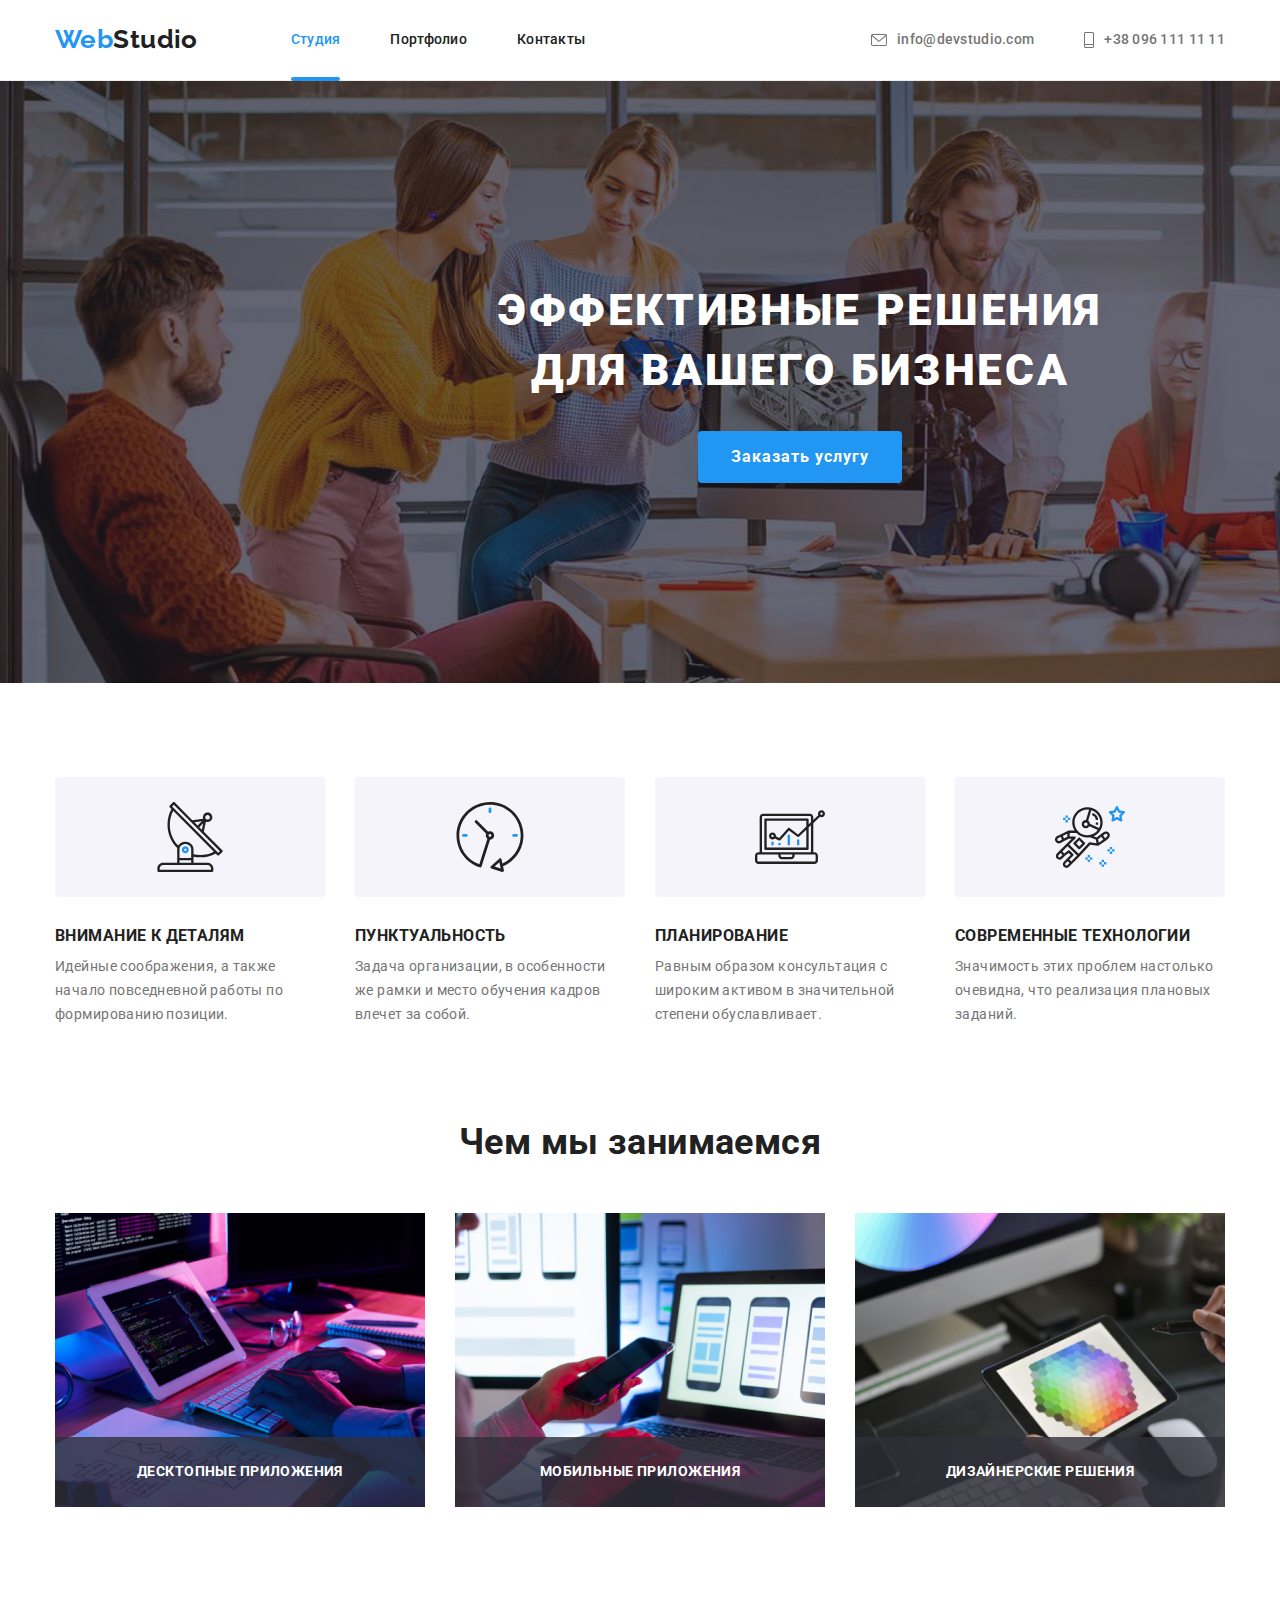
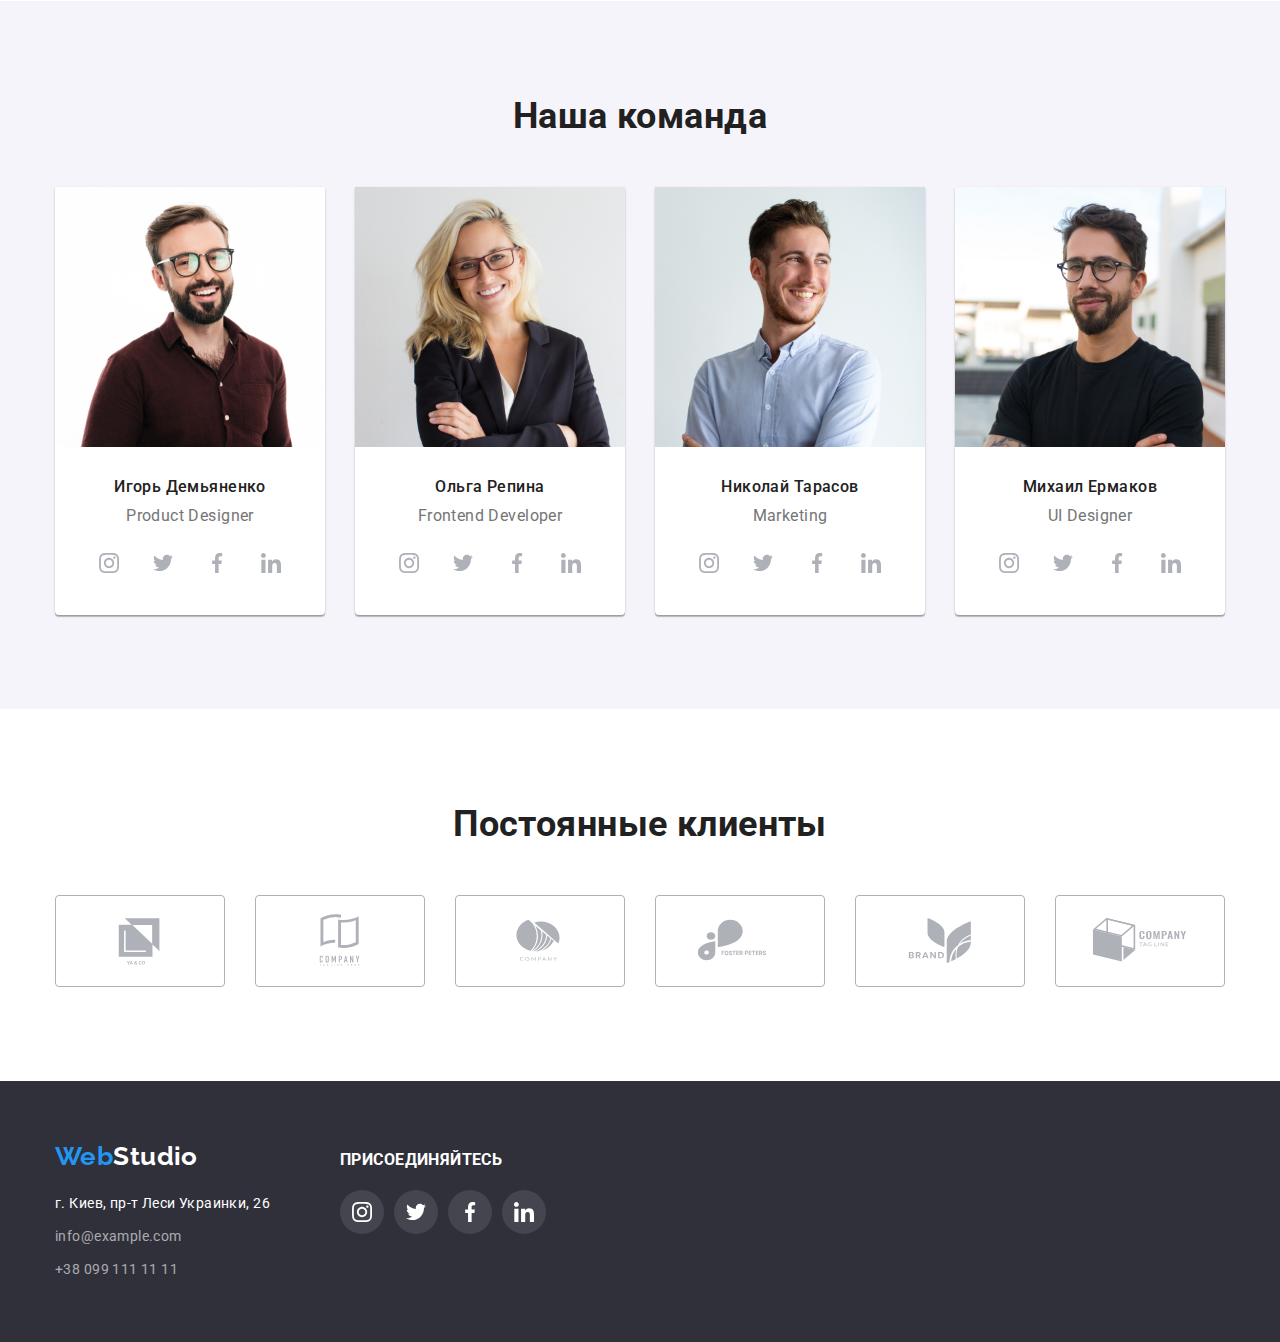
<file: index.html>
<!DOCTYPE html>
<html lang="ru">
<head>
    <meta charset="UTF-8">
    <meta http-equiv="X-UA-Compatible" content="IE=edge">
    <meta name="viewport" content="width=device-width, initial-scale=1.0">
    <title>WebStudio</title>
    <link rel="preconnect" href="https://fonts.googleapis.com">
    <link rel="preconnect" href="https://fonts.gstatic.com" crossorigin>
    <link href="https://fonts.googleapis.com/css2?family=Raleway:wght@700&family=Roboto:wght@400;500;700;900&display=swap"
        rel="stylesheet">
    <link rel="stylesheet" href="https://cdnjs.cloudflare.com/ajax/libs/modern-normalize/1.1.0/modern-normalize.min.css">
    <link rel="stylesheet" href="https://cdnjs.cloudflare.com/ajax/libs/animate.css/4.1.1/animate.min.css"/>
    <link rel="stylesheet" href="./css/styles.css">
</head>

<!--Страница Студия-->
    <body>
        <!--Шапка страницы-->

        <header class="header-nav">
            <div class="container header-container">
                <nav class="container-nav"> 
                    <a href="" class="logo logo-item">Web<span class="studio">Studio</span></a>
                    <ul class="site-nav list">
                        <li class="header-item"><a href="./index.html" class="link header-link current">Студия</a></li>
                        <li class="header-item"><a href="./portfolio.html" class="link header-link">Портфолио</a></li>
                        <li class="header-item"><a href="" class="link header-link">Контакты</a></li>
                    </ul>
                </nav>
                <div class="contacts-container">
                    <ul class="auth-nav list">
                        <li class="header-item">
                            <a href="mailto:info@devstudio.com" class="contacts contact-mail link">
                                <svg class="mail-icon">
                                    <use href="./images/sprite.svg#icon-mail"></use>
                                </svg>info@devstudio.com</a></li>
                        <li class="header-item">
                            <a href="tel:+380961111111" class="contacts contact-tel link">
                                <svg class="tel-icon">
                                    <use href="./images/sprite.svg#icon-tel"></use>
                                </svg>+38 096 111 11 11</a></li>
                    </ul>
                </div>
            </div>
        </header>
        <main>   
            <!--Эффективные решения-->
            <section class="section hero-section">
                <div class="container">
                    <h1 class="section-title title">Эффективные решения<br>для вашего бизнеса</h1>
                    <button type="button" class="button" data-modal-open>Заказать услугу</button>
                </div>
            </section>
            <!--План решения-->
            <section class="section ">
                <div class="container">
                    <h2 class="visually-hidden">План решения</h2>
                    <ul class="section-plan list">
                        <li class="section-plan-item">
                            <div class="section-plan-icon">
                                <svg class="section-plan-svg">
                                    <use href="./images/sprite.svg#icon-antenna"></use>
                                </svg>
                            </div>
                            <h3 class="section-plan-title title">Внимание к деталям</h3>
                            <p class="section-plan-text text">Идейные соображения, а также начало повседневной работы по формированию позиции.</p>
                        </li>
                        <li class="section-plan-item">
                            <div class="section-plan-icon">
                                <svg class="section-plan-svg">
                                    <use href="./images/sprite.svg#icon-clock"></use>
                                </svg>
                            </div>
                            <h3 class="section-plan-title title">Пунктуальность</h3>
                            <p class="section-plan-text text">Задача организации, в особенности же рамки и место обучения кадров влечет за собой.</p>
                        </li>
                        <li class="section-plan-item">
                            <div class="section-plan-icon">
                                <svg class="section-plan-svg">
                                    <use href="./images/sprite.svg#icon-diagram"></use>
                                </svg>
                            </div>
                            <h3 class="section-plan-title title">Планирование</h3>
                            <p class="section-plan-text text">Равным образом консультация с широким активом в значительной степени обуславливает.</p>
                        </li>
                        <li class="section-plan-item">
                            <div class="section-plan-icon">
                                <svg class="section-plan-svg">
                                    <use href="./images/sprite.svg#icon-astronaut"></use>
                                </svg>
                            </div>
                            <h3 class="section-plan-title title">Современные технологии</h3>
                            <p class="section-plan-text text">Значимость этих проблем настолько очевидна, что реализация плановых заданий.</p>
                        </li>
                    </ul>
                </div>
            </section>
            <!--Чем мы занимаемся-->
            <section class="section section-work">
                <div class="container">
                    <h2 class="section-work-title title">Чем мы занимаемся</h2>
                    <ul class="section-work-img list">
                        <li class="item-img">
                            <img src="./images/img.png" width="370" alt="Работа за компьютером">
                            <h3 class="item-img-title title">Десктопные приложения</h3>
                        </li>
                        <li class="item-img">
                            <img src="./images/img-1.png" width="370" alt="С телефоном в руке">
                            <h3 class="item-img-title title">Мобильные приложения</h3>
                        </li>
                        <li class="item-img">
                            <img src="./images/img-2.png" width="370" alt="Рисунок на планшете">
                            <h3 class="item-img-title title">Дизайнерские решения</h3>
                        </li>
                    </ul>
                </div>
            </section>
            <!--Наша команда-->
            <section class="section section-team">
                <div class="container">
                    <h2 class="section-team-title title">Наша команда</h2>
                    <ul class="section-team-list list">
                        <li class="item-img-team">
                            <img class="team-photo" src="./images/photo.jpg" width="270" alt="Фотопортрет">
                            <h3 class="section-team-name">Игорь Демьяненко</h3>
                            <p class="section-team-profesion text">Product Designer</p>
                            <ul class="section-team-social social-list list">
                                <li class="social-item">
                                    <a href="" class="social-link link">
                                        <svg class="social-icon">
                                            <use href="./images/sprite.svg#icon-instagram"></use>
                                        </svg>
                                    </a>
                                </li>
                                <li class="social-item">
                                    <a href="" class="social-link link">
                                        <svg class="social-icon">
                                            <use href="./images/sprite.svg#icon-twitter"></use>
                                        </svg>
                                    </a>
                                </li>
                                <li class="social-item">
                                    <a href="" class="social-link link">
                                        <svg class="social-icon">
                                            <use href="./images/sprite.svg#icon-facebook"></use>
                                        </svg>
                                    </a>
                                </li>
                                <li class="social-item">
                                    <a href="" class="social-link link">
                                        <svg class="social-icon">
                                            <use href="./images/sprite.svg#icon-linkedin"></use>
                                        </svg>
                                    </a>
                                </li>
                            </ul> 
                        </li>
                        <li class="item-img-team">
                            <img class="team-photo" src="./images/photo-1.jpg" width="270" alt="Фотопортрет">
                            <h3 class="section-team-name">Ольга Репина</h3>
                            <p class="section-team-profesion text">Frontend Developer</p>
                            <ul class="section-team-social social-list list">
                                <li class="social-item">
                                    <a href="" class="social-link link">
                                        <svg class="social-icon">
                                            <use href="./images/sprite.svg#icon-instagram"></use>
                                        </svg>
                                    </a>
                                </li>
                                <li class="social-item">
                                    <a href="" class="social-link link">
                                        <svg class="social-icon">
                                            <use href="./images/sprite.svg#icon-twitter"></use>
                                        </svg>
                                    </a>
                                </li>
                                <li class="social-item">
                                    <a href="" class="social-link link">
                                        <svg class="social-icon">
                                            <use href="./images/sprite.svg#icon-facebook"></use>
                                        </svg>
                                    </a>
                                </li>
                                <li class="social-item">
                                    <a href="" class="social-link link">
                                        <svg class="social-icon">
                                            <use href="./images/sprite.svg#icon-linkedin"></use>
                                        </svg>
                                    </a>
                                </li>
                            </ul>
                        </li>
                        <li class="item-img-team">
                            <img class="team-photo" src="./images/photo-2.jpg" width="270" alt="Фотопортрет">
                            <h3 class="section-team-name">Николай Тарасов</h3>
                            <p class="section-team-profesion text">Marketing</p>
                            <ul class="section-team-social social-list list">
                                <li class="social-item">
                                    <a href="" class="social-link link">
                                        <svg class="social-icon">
                                            <use href="./images/sprite.svg#icon-instagram"></use>
                                        </svg>
                                    </a>
                                </li>
                                <li class="social-item">
                                    <a href="" class="social-link link">
                                        <svg class="social-icon">
                                            <use href="./images/sprite.svg#icon-twitter"></use>
                                        </svg>
                                    </a>
                                </li>
                                <li class="social-item">
                                    <a href="" class="social-link link">
                                        <svg class="social-icon">
                                            <use href="./images/sprite.svg#icon-facebook"></use>
                                        </svg>
                                    </a>
                                </li>
                                <li class="social-item">
                                    <a href="" class="social-link link">
                                        <svg class="social-icon">
                                            <use href="./images/sprite.svg#icon-linkedin"></use>
                                        </svg>
                                    </a>
                                </li>
                            </ul>
                        </li>
                        <li class="item-img-team">
                            <img class="team-photo" src="./images/photo-3.jpg" width="270" alt="Фотопортрет">
                            <h3 class="section-team-name">Михаил Ермаков</h3>
                            <p class="section-team-profesion text">UI Designer</p>
                            <ul class="section-team-social social-list list">
                                <li class="social-item">
                                    <a href="" class="social-link link">
                                        <svg class="social-icon">
                                            <use href="./images/sprite.svg#icon-instagram"></use>
                                        </svg>
                                    </a>
                                </li>
                                <li class="social-item">
                                    <a href="" class="social-link link">
                                        <svg class="social-icon">
                                            <use href="./images/sprite.svg#icon-twitter"></use>
                                        </svg>
                                    </a>
                                </li>
                                <li class="social-item">
                                    <a href="" class="social-link link">
                                        <svg class="social-icon">
                                            <use href="./images/sprite.svg#icon-facebook"></use>
                                        </svg>
                                    </a>
                                </li>
                                <li class="social-item">
                                    <a href="" class="social-link link">
                                        <svg class="social-icon">
                                            <use href="./images/sprite.svg#icon-linkedin"></use>
                                        </svg>
                                    </a>
                                </li>
                            </ul>
                        </li> 
                    </ul>
                </div>
            </section>
            <!--Постоянные клиенты-->
            <section class="section">
                <div class="container">
                    <h2 class="section-clients-title title">Постоянные клиенты</h2>
                    <ul class="section-clients-list list">
                        <li class="item-clients">
                                <a href="" class="clients-link">
                                    <svg class="logo-clients">
                                    <use href="./images/sprite.svg#icon-logo-1"></use>
                                </svg>
                                </a>
                        </li>
                        <li class="item-clients">
                                <a href="" class="clients-link">
                                <svg class="logo-clients">
                                    <use href="./images/sprite.svg#icon-logo-2"></use>
                                </svg>
                                </a>
                        </li>
                        <li class="item-clients">
                                <a href="" class="clients-link">
                                    <svg class="logo-clients">
                                    <use href="./images/sprite.svg#icon-logo-3"></use>
                                </svg>
                                </a>
                        </li>
                        <li class="item-clients">
                                <a href="" class="clients-link">
                                    <svg class="logo-clients">
                                    <use href="./images/sprite.svg#icon-logo-4"></use>
                                </svg>
                                </a>
                        </li>
                        <li class="item-clients">
                                <a href="" class="clients-link">
                                    <svg class="logo-clients">
                                    <use href="./images/sprite.svg#icon-logo-5"></use>
                                </svg>
                                </a>
                        </li>
                        <li class="item-clients">
                                <a href="" class="clients-link">
                                    <svg class="logo-clients">
                                    <use href="./images/sprite.svg#icon-logo-6"></use>
                                </svg>
                                </a>
                        </li>
                    </ul>
                </div>
            </section>
        </main>
        <!--Подвал страницы-->
        <footer class="footer">
            <div class="container footer-container">
                <div class="footer-nav">
                <a href="" class="logo logo-footer">Web<span class="footer-studio">Studio</span></a>
                <address>
                    <ul class="footer-list list">
                        <li class="footer-item"><a href="http://goo.gl/maps/CdvJLRiEL6Q8Smko8" target="_blank" rel="noreferrer noopener" class="footer-address link">г. Киев, пр-т Леси Украинки, 26</a></li>
                        <li class="footer-item"><a href="mailto:" class="footer-contacts link">info@example.com</a></li>
                        <li class="footer-item"><a href="tel:" class="footer-contacts link">+38 099 111 11 11</a></li>
                    </ul>
                </address>
                </div>
                <div class="footer-social-icon">
                    <h3 class="footer-title title">присоединяйтесь</h3>
                    <ul class="footer-list-icon list">
                        <li class="social-item">
                            <a href="" class="social-link footer-link link">
                                <svg class="social-icon footer-icon">
                                    <use href="./images/sprite.svg#icon-instagram"></use>
                                </svg>
                            </a>
                        </li>
                        <li class="social-item">
                            <a href="" class="social-link footer-link link">
                                <svg class="social-icon footer-icon">
                                    <use href="./images/sprite.svg#icon-twitter"></use>
                                </svg>
                            </a>
                        </li>
                        <li class="social-item">
                            <a href="" class="social-link footer-link link">
                                <svg class="social-icon footer-icon">
                                    <use href="./images/sprite.svg#icon-facebook"></use>
                                </svg>
                            </a>
                        </li>
                        <li class="social-item">
                            <a href="" class="social-link footer-link link">
                                <svg class="social-icon footer-icon">
                                    <use href="./images/sprite.svg#icon-linkedin"></use>
                                </svg>
                            </a>
                        </li>
                    </ul>
                </div>
            </div>
        </footer>
        <div class="backdrop is-hidden" data-modal>
            <div class="modal">
                <button type="button" class="close-button" data-modal-close>
                    <svg class="close-icon">
                        <use href="./images/sprite-2.svg#icon-close-black"></use>
                    </svg>
                </button>
            </div>
        </div>
        <script src="./js/modal.js"></script>
    </body>
</html>
</file>
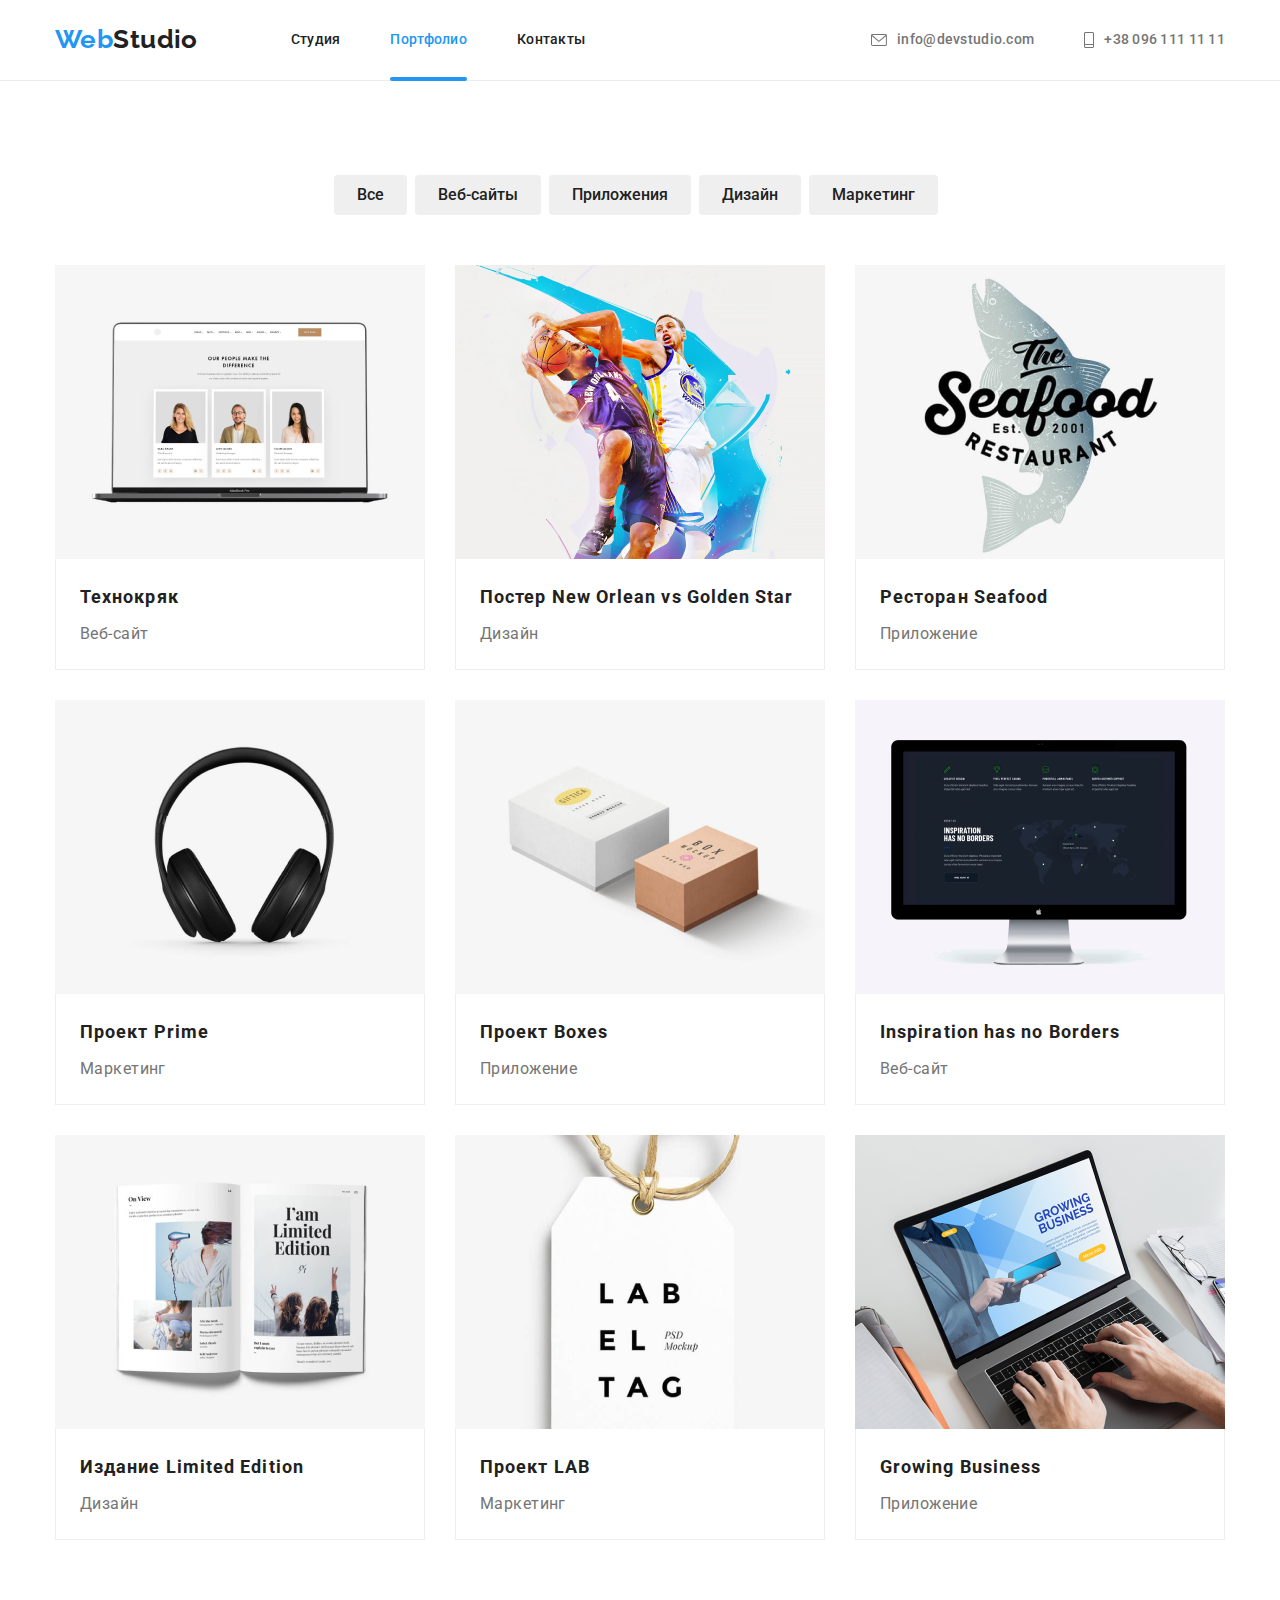
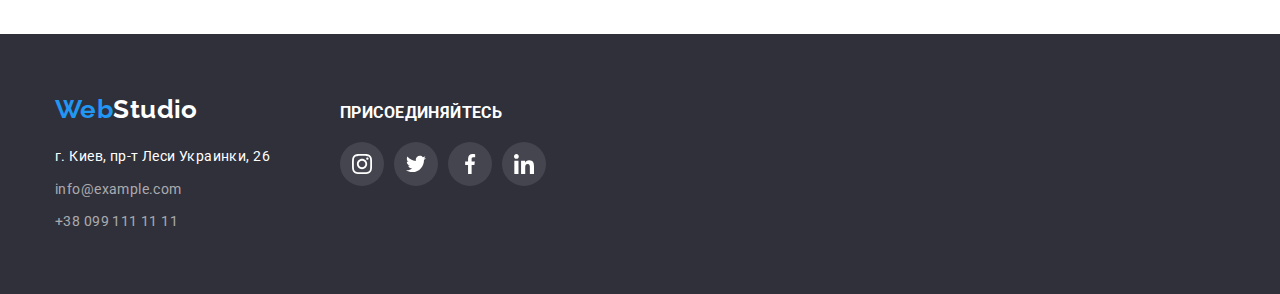
<file: portfolio.html>
<!DOCTYPE html>
<html lang="ru">
<head>
    <meta charset="UTF-8">
    <meta http-equiv="X-UA-Compatible" content="IE=edge">
    <meta name="viewport" content="width=device-width, initial-scale=1.0">
    <title>WebStudio</title>
    <link rel="preconnect" href="https://fonts.googleapis.com">
    <link rel="preconnect" href="https://fonts.gstatic.com" crossorigin>
    <link href="https://fonts.googleapis.com/css2?family=Raleway:wght@700&family=Roboto:wght@400;500;700;900&display=swap"
        rel="stylesheet">
    <link rel="stylesheet" href="https://cdnjs.cloudflare.com/ajax/libs/modern-normalize/1.1.0/modern-normalize.min.css">
    <link rel="stylesheet" href="https://cdnjs.cloudflare.com/ajax/libs/animate.css/4.1.1/animate.min.css"/>
    <link rel="stylesheet" href="./css/styles.css">
</head>
    <!--Страница Портфолио-->
    
    <body>
        <!--Шапка страницы-->
        <header class="header-nav">
            <div class="container header-container">
                <nav class="container-nav">
                    <a href="" class="logo logo-item">Web<span class="studio">Studio</span></a>
                    <ul class="site-nav list">
                        <li class="header-item"><a href="./index.html" class="link header-link">Студия</a></li>
                        <li class="header-item"><a href="./portfolio.html" class="link header-link current">Портфолио</a></li>
                        <li class="header-item"><a href="" class="link header-link">Контакты</a></li>
                    </ul>
                </nav>
                <div class="contacts-container">
                    <ul class="auth-nav list">
                        <li class="header-item">
                            <a href="mailto:info@devstudio.com" class="contacts contact-mail link">
                                <svg class="mail-icon">
                                    <use href="./images/sprite.svg#icon-mail"></use>
                                </svg>info@devstudio.com</a>
                        </li>
                        <li class="header-item">
                            <a href="tel:+380961111111" class="contacts contact-tel link">
                                <svg class="tel-icon">
                                    <use href="./images/sprite.svg#icon-tel"></use>
                                </svg>+38 096 111 11 11</a>
                        </li>
                    </ul>
                </div>
            </div>
        </header>
    <main>
        <section class=" section section-main">
            <div class="container">
                <h1 class="visually-hidden">Портфолио</h1>
                <ul class="section-main-buttons list">
                    <li><button type="button" class="buttons">Все</button></li>
                    <li><button type="button" class="buttons">Веб-сайты</button></li>
                    <li><button type="button" class="buttons">Приложения</button></li>
                    <li><button type="button" class="buttons">Дизайн</button></li>
                    <li><button type="button" class="buttons">Маркетинг</button></li>
                </ul>
                <ul class="section-pictures list">
                    <li class="item-pictures">
                        <a href="" class="link">
                            <div class="section-portfolio-wrapper">
                                <img src="./images/img-01.png" alt="Ноутбук" width="370">
                                <p class="section-portfolio-text text">
                                    Технокряк это современная площадка распространения коронавируса. Компании используют эту платформу для цифрового
                                    шпионажа и атак на защищённые сервера конкурентов.
                                </p>
                            </div>
                            <div class="portfolio-pictures">
                                <h2 class="section-pictures-title title">Технокряк</h2>
                                <p class="section-pictures-text text">Веб-сайт</p>
                            </div>
                        </a>
                    </li>
                    <li class="item-pictures">
                        <a href="" class="link">
                            <div class="section-portfolio-wrapper">
                                <img src="./images/img-02.png" alt="Два баскетболиста" width="370">
                                <p class="section-portfolio-text text">
                                    Технокряк это современная площадка распространения коронавируса. Компании используют эту платформу для цифрового
                                    шпионажа и атак на защищённые сервера конкурентов.
                                </p>
                            </div>
                            <div class="portfolio-pictures">
                                <h2 class="section-pictures-title title">Постер New Orlean vs Golden Star</h2>
                                <p class="section-pictures-text text">Дизайн</p>
                            </div>
                        </a>
                    </li>
                    <li class="item-pictures">
                        <a href="" class="link">
                            <div class="section-portfolio-wrapper">
                                <img src="./images/img-03.png" alt="Логотип на фоне рыбы" width="370">
                                <p class="section-portfolio-text text">
                                    Технокряк это современная площадка распространения коронавируса. Компании используют эту платформу для цифрового
                                    шпионажа и атак на защищённые сервера конкурентов.
                                </p>
                            </div>
                            <div class="portfolio-pictures">
                                <h2 class="section-pictures-title title">Ресторан Seafood</h2>
                                <p class="section-pictures-text text">Приложение</p>
                            </div>
                        </a>
                    </li>
                    <li class="item-pictures">
                        <a href="" class="link">
                            <div class="section-portfolio-wrapper">
                                <img src="./images/img-04.png" alt="Наушники" width="370">
                                <p class="section-portfolio-text text">
                                    Технокряк это современная площадка распространения коронавируса. Компании используют эту платформу для цифрового
                                    шпионажа и атак на защищённые сервера конкурентов.
                                </p>
                            </div>
                            <div class="portfolio-pictures">
                                <h2 class="section-pictures-title title">Проект Prime</h2>
                                <p class="section-pictures-text text">Маркетинг</p>
                            </div>
                        </a>
                    </li>
                    <li class="item-pictures">
                        <a href="" class="link">
                            <div class="section-portfolio-wrapper">
                                <img src="./images/img-05.png" alt="Две коробки" width="370">
                                <p class="section-portfolio-text text">
                                    Технокряк это современная площадка распространения коронавируса. Компании используют эту платформу для цифрового
                                    шпионажа и атак на защищённые сервера конкурентов.
                                </p>
                            </div>
                            <div class="portfolio-pictures">
                                <h2 class="section-pictures-title title">Проект Boxes</h2>
                                <p class="section-pictures-text text">Приложение</p>
                            </div>
                        </a>
                    </li>
                    <li class="item-pictures">
                        <a href="" class="link">
                            <div class="section-portfolio-wrapper">
                                <img src="./images/img-06.png" alt="Монитор ПК" width="370">
                                <p class="section-portfolio-text text">
                                    Технокряк это современная площадка распространения коронавируса. Компании используют эту платформу для цифрового
                                    шпионажа и атак на защищённые сервера конкурентов.
                                </p>
                            </div>
                            <div class="portfolio-pictures">
                                <h2 class="section-pictures-title title">Inspiration has no Borders</h2>
                                <p class="section-pictures-text text">Веб-сайт</p>
                            </div>
                        </a>
                    </li>
                    <li class="item-pictures">
                        <a href="" class="link">
                            <div class="section-portfolio-wrapper">
                                <img src="./images/img-07.png" alt="Раскрытая книга" width="370">
                                <p class="section-portfolio-text text">
                                    Технокряк это современная площадка распространения коронавируса. Компании используют эту платформу для цифрового
                                    шпионажа и атак на защищённые сервера конкурентов.
                                </p>
                            </div>
                            <div class="portfolio-pictures">
                                <h2 class="section-pictures-title title">Издание Limited Edition</h2>
                                <p class="section-pictures-text text">Дизайн</p>
                            </div>
                        </a>
                    </li>
                    <li class="item-pictures">
                        <a href="" class="link">
                            <div class="section-portfolio-wrapper">
                                <img src="./images/img-08.png" alt="Бирка" width="370">
                                <p class="section-portfolio-text text">
                                    Технокряк это современная площадка распространения коронавируса. Компании используют эту платформу для цифрового
                                    шпионажа и атак на защищённые сервера конкурентов.
                                </p>
                            </div>
                            <div class="portfolio-pictures">
                                <h2 class="section-pictures-title title">Проект LAB</h2>
                                <p class="section-pictures-text text">Маркетинг</p>
                            </div>
                        </a>
                    </li>
                    <li class="item-pictures">
                        <a href="" class="link">
                            <div class="section-portfolio-wrapper">
                                <img src="./images/img-09.png" alt="Работа за ноутбуком" width="370">
                                <p class="section-portfolio-text text">
                                    Технокряк это современная площадка распространения коронавируса. Компании используют эту платформу для цифрового
                                    шпионажа и атак на защищённые сервера конкурентов.
                                </p>
                            </div>
                            <div class="portfolio-pictures">
                                <h2 class="section-pictures-title title">Growing Business</h2>
                                <p class="section-pictures-text text">Приложение</p>
                            </div>
                        </a>
                    </li>
                </ul>
            </div>
        </section>
    </main>
        <!--Подвал страницы-->
            <footer class="footer">
                <div class="container footer-container">
                    <div class="footer-nav">
                        <a href="" class="logo logo-footer">Web<span class="footer-studio">Studio</span></a>
                        <address>
                            <ul class="footer-list list">
                                <li class="footer-item"><a href="http://goo.gl/maps/CdvJLRiEL6Q8Smko8" target="_blank"
                                        rel="noreferrer noopener" class="footer-address link">г. Киев, пр-т Леси Украинки, 26</a>
                                </li>
                                <li class="footer-item"><a href="mailto:" class="footer-contacts link">info@example.com</a></li>
                                <li class="footer-item"><a href="tel:" class="footer-contacts link">+38 099 111 11 11</a></li>
                            </ul>
                        </address>
                    </div>
                    <div class="footer-social-icon">
                        <h3 class="footer-title title">присоединяйтесь</h3>
                        <ul class="footer-list-icon list">
                            <li class="social-item footer-social">
                                <a href="" class="social-link footer-link link">
                                    <svg class="social-icon footer-icon">
                                        <use href="./images/sprite.svg#icon-instagram"></use>
                                    </svg>
                                </a>
                            </li>
                            <li class="social-item footer-social">
                                <a href="" class="social-link footer-link link">
                                    <svg class="social-icon footer-icon">
                                        <use href="./images/sprite.svg#icon-twitter"></use>
                                    </svg>
                                </a>
                            </li>
                            <li class="social-item footer-social">
                                <a href="" class="social-link footer-link link">
                                    <svg class="social-icon footer-icon">
                                        <use href="./images/sprite.svg#icon-facebook"></use>
                                    </svg>
                                </a>
                            </li>
                            <li class="social-item footer-social">
                                <a href="" class="social-link footer-link link">
                                    <svg class="social-icon footer-icon">
                                        <use href="./images/sprite.svg#icon-linkedin"></use>
                                    </svg>
                                </a>
                            </li>
                        </ul>
                    </div>
                </div>
            </footer>
    </body>
</html>
</file>
<file: css/styles.css>
:root {
  --primary-text-color: #757575;
  --secondary-text-color: #ffffff;
  --title-text-color: #212121;
  --accent-color: #2196f3;
  --accent-footer-color: rgba(255, 255, 255, 0.6);
  --primary-bgc-color: #e5e5e5;
  --secondary-bgc-color: #f5f4fa;
  --accent-bgc-color: #2f303a;
  --primary-icon-color: #afb1b8;
}

body {
  background-color: var(--secondary-text-color);
  color: var(--primary-text-color);
  font-family: Roboto, sans-serif;
  font-size: 14px;
  letter-spacing: 0.03em;
}
/*Страница Студия*/

/*Шапка страницы*/

.header-nav {
  border-bottom: 1px solid #ececec;
}
.container {
  width: 1200px;
  padding-left: 15px;
  padding-right: 15px;
  margin: 0 auto;
}
.header-container {
  display: flex;
  align-items: center;
}
.container-nav {
  display: flex;
  align-items: center;
}
.site-nav {
  display: flex;
  align-items: center;
}
.logo {
  font-family: Raleway, sans-serif;
  color: var(--accent-color);
  font-weight: 700;
  font-size: 26px;
  line-height: 1.19;
  text-decoration: none;
}
.logo-item {
  margin-right: 93px;
  padding-top: 24px;
  padding-bottom: 25px;
}
.studio {
  color: var(--title-text-color);
}
.site-nav .link,
.auth-nav .contacts {
  transition: color 250ms cubic-bezier(0.4, 0, 0.2, 1);
}
.site-nav .link:hover,
.site-nav .link:focus,
.auth-nav .contacts:hover,
.auth-nav .contacts:focus {
  color: var(--accent-color);
}
.site-nav .current {
  color: var(--accent-color);
}
.list {
  padding: 0;
  margin: 0;
  list-style: none;
}
.link {
  text-decoration: none;
}
img {
  display: block;
}
.header-item:not(:last-child) {
  margin-right: 50px;
}
.header-item {
  display: flex;
  align-items: center;
}
.header-link {
  display: block;
  padding: 32px 0;
  margin: 0;
  color: var(--title-text-color);
  font-weight: 500;
  line-height: 1.14;
  letter-spacing: 0.02em;
  position: relative;
}
.current::after {
  content: '';
  position: absolute;
  width: 100%;
  height: 4px;
  border-radius: 2px;
  background-color: var(--accent-color);
  display: block;
  bottom: -1px;
}
.contacts-container {
  margin-left: auto;
}
.auth-nav {
  display: flex;
  align-items: center;
}
.contacts {
  display: flex;
  padding: 32px 0;
  margin: 0;
  color: var(--primary-text-color);
  font-weight: 500;
  line-height: 1.14;
  letter-spacing: 0.02em;
  align-items: center;
}
.mail-icon {
  width: 16px;
  height: 12px;
  margin-right: 10px;
  fill: currentColor;
}
.tel-icon {
  width: 10px;
  height: 16px;
  margin-right: 10px;
  fill: currentColor;
}

/*Эффективные решения*/

.section {
  padding-top: 94px;
  padding-bottom: 94px;
}
.hero-section {
  width: 1600px;
  margin: 0 auto;
  padding-top: 200px;
  padding-bottom: 200px;
  background-color: var(--accent-bgc-color);
  background-image: linear-gradient(
      to right,
      rgba(47, 48, 58, 0.4),
      rgba(47, 48, 58, 0.4)
    ),
    url(../images/hero-img.jpg);
  background-repeat: no-repeat;
  background-position: center;
  background-size: cover;
}
.title {
  padding: 0;
  margin: 0;
}
.section-title {
  color: var(--secondary-text-color);
  margin-bottom: 30px;
  font-weight: 900;
  font-size: 44px;
  line-height: 1.36;
  text-align: center;
  letter-spacing: 0.06em;
  text-transform: uppercase;
}
.button {
  display: flex;
  border-radius: 4px;
  border: 1px solid transparent;
  padding: 10px 32px;
  margin-left: auto;
  margin-right: auto;
  font-family: inherit;
  text-align: center;
  color: var(--secondary-text-color);
  background-color: var(--accent-color);
  font-weight: 700;
  font-size: 16px;
  line-height: 1.87;
  letter-spacing: 0.06em;
}

/*План решения*/

.visually-hidden {
  position: absolute;
  width: 1px;
  height: 1px;
  margin: -1px;
  padding: 0;
  overflow: hidden;
  border: 0;
  clip: rect(0 0 0 0);
}
.section-plan {
  display: flex;
  flex-wrap: wrap;
  margin-left: -30px;
  margin-top: -30px;
}
.section-plan-icon {
  display: flex;
  height: 120px;
  margin-bottom: 30px;
  background: var(--secondary-bgc-color);
  border-radius: 4px;
  align-items: center;
  justify-content: center;
}
.section-plan-svg {
  width: 70px;
  height: 70px;
}
.section-plan-title {
  margin-bottom: 10px;
  color: var(--title-text-color);
  font-weight: 700;
  line-height: 1.14;
  text-transform: uppercase;
}
.text {
  padding: 0;
  margin: 0;
}
.section-plan-item {
  margin-left: 30px;
  margin-top: 30px;
  flex-basis: calc(100% / 4 - 30px);
}
.section-plan-text {
  font-weight: 400;
  line-height: 1.71;
}

/*Чем мы занимаемся-*/

.section-work {
  padding-top: 0;
}
.section-work-title,
.section-team-title,
.section-clients-title {
  margin-bottom: 50px;
  color: var(--title-text-color);
  font-weight: 700;
  font-size: 36px;
  line-height: 1.17;
  text-align: center;
}
.section-work-img {
  display: flex;
  flex-wrap: wrap;
  margin-left: -30px;
  margin-top: -30px;
}
.item-img {
  margin-left: 30px;
  margin-top: 30px;
  flex-basis: calc(100% / 3 - 30px);
  position: relative;
}
.item-img-title {
  bottom: 0;
  width: 100%;
  padding: 27px;
  color: var(--secondary-text-color);
  background-color: rgba(47, 48, 58, 0.8);
  text-align: center;
  position: absolute;
  font-weight: 700;
  font-size: 14px;
  line-height: 1.14;
  text-transform: uppercase;
}

/*Наша команда*/

.section-team {
  background-color: var(--secondary-bgc-color);
}
.section-team-list {
  display: flex;
  flex-wrap: wrap;
  margin-left: -30px;
  margin-top: -30px;
}
.item-img-team {
  padding-bottom: 30px;
  margin-left: 30px;
  margin-top: 30px;
  flex-basis: calc(100% / 4 - 30px);
  border-radius: 0px 0px 4px 4px;
  background-color: var(--secondary-text-color);
  box-shadow: 0px 1px 3px rgba(0, 0, 0, 0.12), 0px 1px 1px rgba(0, 0, 0, 0.14),
    0px 2px 1px rgba(0, 0, 0, 0.2);
}
.team-photo {
  margin-bottom: 30px;
}
.section-team-name,
.section-team-profesion {
  margin: 0;
  font-size: 16px;
  line-height: 1.19;
  text-align: center;
}
.section-team-name {
  margin-bottom: 10px;
  color: var(--title-text-color);
  font-weight: 500;
}
.section-team-profesion {
  margin-bottom: 16px;
  font-weight: 400;
}
.social-list {
  display: flex;
  justify-content: center;
}
.social-item {
  width: 44px;
  height: 44px;
}
.social-item + .social-item {
  margin-left: 10px;
}
.social-link {
  width: 100%;
  height: 100%;
  border-radius: 50%;
  display: flex;
  align-items: center;
  justify-content: center;
  transition: background-color 250ms cubic-bezier(0.4, 0, 0.2, 1);
}
.social-link:hover,
.social-link:focus {
  background-color: var(--accent-color);
}
.social-link:hover .social-icon,
.social-link:focus .social-icon {
  fill: var(--secondary-text-color);
}
.social-icon {
  width: 20px;
  height: 20px;
  fill: var(--primary-icon-color);
  transition: fill 250ms cubic-bezier(0.4, 0, 0.2, 1);
}

/*Постоянные клиенты*/

.section-clients-list {
  display: flex;
  flex-wrap: wrap;
  margin-left: -30px;
  margin-top: -30px;
}
.clients-link {
  display: flex;
  height: 92px;
  border: 1px solid #afb1b8;
  border-radius: 4px;
  align-items: center;
  justify-content: center;
  transition: border 250ms cubic-bezier(0.4, 0, 0.2, 1);
}
.clients-link:hover,
.clients-link:focus {
  border: 1px solid var(--accent-color);
}
.item-clients {
  margin-top: 30px;
  margin-left: 30px;
  flex-basis: calc(100% / 6 - 30px);
}
.clients-link:hover .logo-clients,
.clients-link:focus .logo-clients {
  fill: var(--accent-color);
}
.logo-clients {
  width: 106px;
  height: 60px;
  fill: var(--primary-icon-color);
  align-items: center;
  justify-content: center;
  transition: fill 250ms cubic-bezier(0.4, 0, 0.2, 1);
}

/*Подвал страницы*/

.footer {
  padding-top: 60px;
  padding-bottom: 60px;
  background-color: var(--accent-bgc-color);
}
.footer-container {
  display: flex;
  align-items: baseline;
}
.footer-social-icon {
  margin-left: 70px;
}
.logo-footer {
  display: block;
  margin-bottom: 20px;
}
.footer-studio {
  color: var(--secondary-text-color);
}
.footer-item {
  display: block;
  font-style: normal;
}
.footer-item:not(:last-child) {
  margin-bottom: 9px;
}
.footer-list {
  display: inline-block;
}
.footer-address {
  color: var(--secondary-text-color);
}
.footer-address,
.footer-contacts {
  font-weight: 400;
  line-height: 1.71;
  transition: color 250ms cubic-bezier(0.4, 0, 0.2, 1);
}
.footer-address:hover,
.footer-address:focus {
  color: var(--accent-color);
}
.footer-contacts {
  color: var(--accent-footer-color);
}
.footer-contacts:hover,
.footer-contacts:focus {
  color: var(--accent-color);
}
.footer-title {
  margin-bottom: 20px;
  color: var(--secondary-text-color);
  text-transform: uppercase;
}
.footer-list-icon {
  display: flex;
}
.footer-icon {
  fill: var(--secondary-text-color);
}
.footer-link {
  background-color: rgba(255, 255, 255, 0.1);
}
.footer-link:hover,
.footer-link:focus {
  background-color: var(--accent-color);
}

/*Страница Портфолио*/

.section-main {
  background-color: var(--secondary-text-color);
}
.buttons {
  padding: 6px 22px;
  margin-right: 8px;
  border-radius: 4px;
  border: 1px solid transparent;
  font-family: inherit;
  color: var(--title-text-color);
  font-weight: 500;
  font-size: 16px;
  line-height: 1.62;
  transition: color 250ms cubic-bezier(0.4, 0, 0.2, 1),
    background-color 250ms cubic-bezier(0.4, 0, 0.2, 1),
    box-shadow 250ms cubic-bezier(0.4, 0, 0.2, 1);
}
.buttons:hover,
.buttons:focus {
  color: var(--secondary-text-color);
  background-color: var(--accent-color);
  box-shadow: 0px 3px 1px rgba(0, 0, 0, 0.1), 0px 1px 2px rgba(0, 0, 0, 0.08),
    0px 2px 2px rgba(0, 0, 0, 0.12);
}
.section-main-buttons {
  display: flex;
  justify-content: center;
  margin-bottom: 50px;
}
.section-main-buttons .current {
  transition: color 250ms cubic-bezier(0.4, 0, 0.2, 1),
    background-color 250ms cubic-bezier(0.4, 0, 0.2, 1),
    box-shadow 250ms cubic-bezier(0.4, 0, 0.2, 1);
}
.section-main-buttons .current {
  color: var(--secondary-text-color);
  background-color: var(--accent-color);
  box-shadow: 0px 3px 1px rgba(0, 0, 0, 0.1), 0px 1px 2px rgba(0, 0, 0, 0.08),
    0px 2px 2px rgba(0, 0, 0, 0.12);
}
/*Портфолио*/

.section-pictures {
  display: flex;
  flex-wrap: wrap;
  margin-left: -30px;
  margin-top: -30px;
}
.item-pictures .link {
  display: block;
  transition: box-shadow 250ms cubic-bezier(0.4, 0, 0.2, 1);
}
.item-pictures {
  margin-left: 30px;
  margin-top: 30px;
  flex-basis: calc(100% / 9 - 30px);
}
.item-pictures .link:hover .section-portfolio-text,
.item-pictures .link:focus .section-portfolio-text {
  transform: translateY(0);
  opacity: 1;
}
.section-portfolio-wrapper {
  position: relative;
  overflow: hidden;
}
.item-pictures .link:hover,
.item-pictures .link:focus {
  box-shadow: 0px 1px 1px rgba(0, 0, 0, 0.12), 0px 4px 4px rgba(0, 0, 0, 0.06),
    1px 4px 6px rgba(0, 0, 0, 0.16);
}
.section-portfolio-text {
  color: var(--secondary-text-color);
  background-color: rgba(33, 150, 243, 0.9);
  font-weight: 400;
  font-size: 18px;
  line-height: 1.56;
  position: absolute;
  top: 0;
  opacity: 0;
  height: 100%;
  padding: 63px 24px;
  transform: translateY(100%);
  transition: transform 250ms cubic-bezier(0.4, 0, 0.2, 1),
    opacity 250ms cubic-bezier(0.4, 0, 0.2, 1);
}
.portfolio-pictures {
  border-bottom: 1px solid #eeeeee;
  border-left: 1px solid #eeeeee;
  border-right: 1px solid #eeeeee;
  padding: 20px 24px;
}
.section-pictures-title {
  margin-bottom: 4px;
  color: var(--title-text-color);
  font-weight: 700;
  font-size: 18px;
  line-height: 2;
  letter-spacing: 0.06em;
}
.section-pictures-text {
  color: var(--primary-text-color);
  font-weight: 400;
  font-size: 16px;
  line-height: 1.87;
}

.backdrop {
  position: fixed;
  width: 100vw;
  height: 100vh;
  background-color: rgba(0, 0, 0, 0.2);
  top: 0;
  display: flex;
  align-items: center;
  justify-content: center;
  transition: opacity 250ms ease-in-out, visibility 250ms ease-in-out;
}

.backdrop.is-hidden {
  opacity: 0;
  visibility: hidden;
  pointer-events: none;
}

.backdrop.is-hidden .modal {
  transform: scale(2);
  opacity: 0;
}

.modal {
  width: 528px;
  min-height: 581px;
  background-color: var(--secondary-text-color);
  border-radius: 4px;
  box-shadow: 0px 1px 3px rgba(0, 0, 0, 0.12), 0px 1px 1px rgba(0, 0, 0, 0.14),
    0px 2px 1px rgba(0, 0, 0, 0.2);
  position: relative;
  transform: scale(1);
  transition: transform 250ms cubic-bezier(0.4, 0, 0.2, 1),
    opacity 250ms cubic-bezier(0.4, 0, 0.2, 1);
}

.close-button {
  position: absolute;
  left: 490px;
  top: 8px;
  background-color: transparent;
  border: 1px solid rgba(0, 0, 0, 0.1);
  border-radius: 50%;
  width: 30px;
  height: 30px;
  display: flex;
  align-items: center;
  justify-content: center;
}

.close-icon {
  width: 18px;
  height: 18px;
}
</file>
